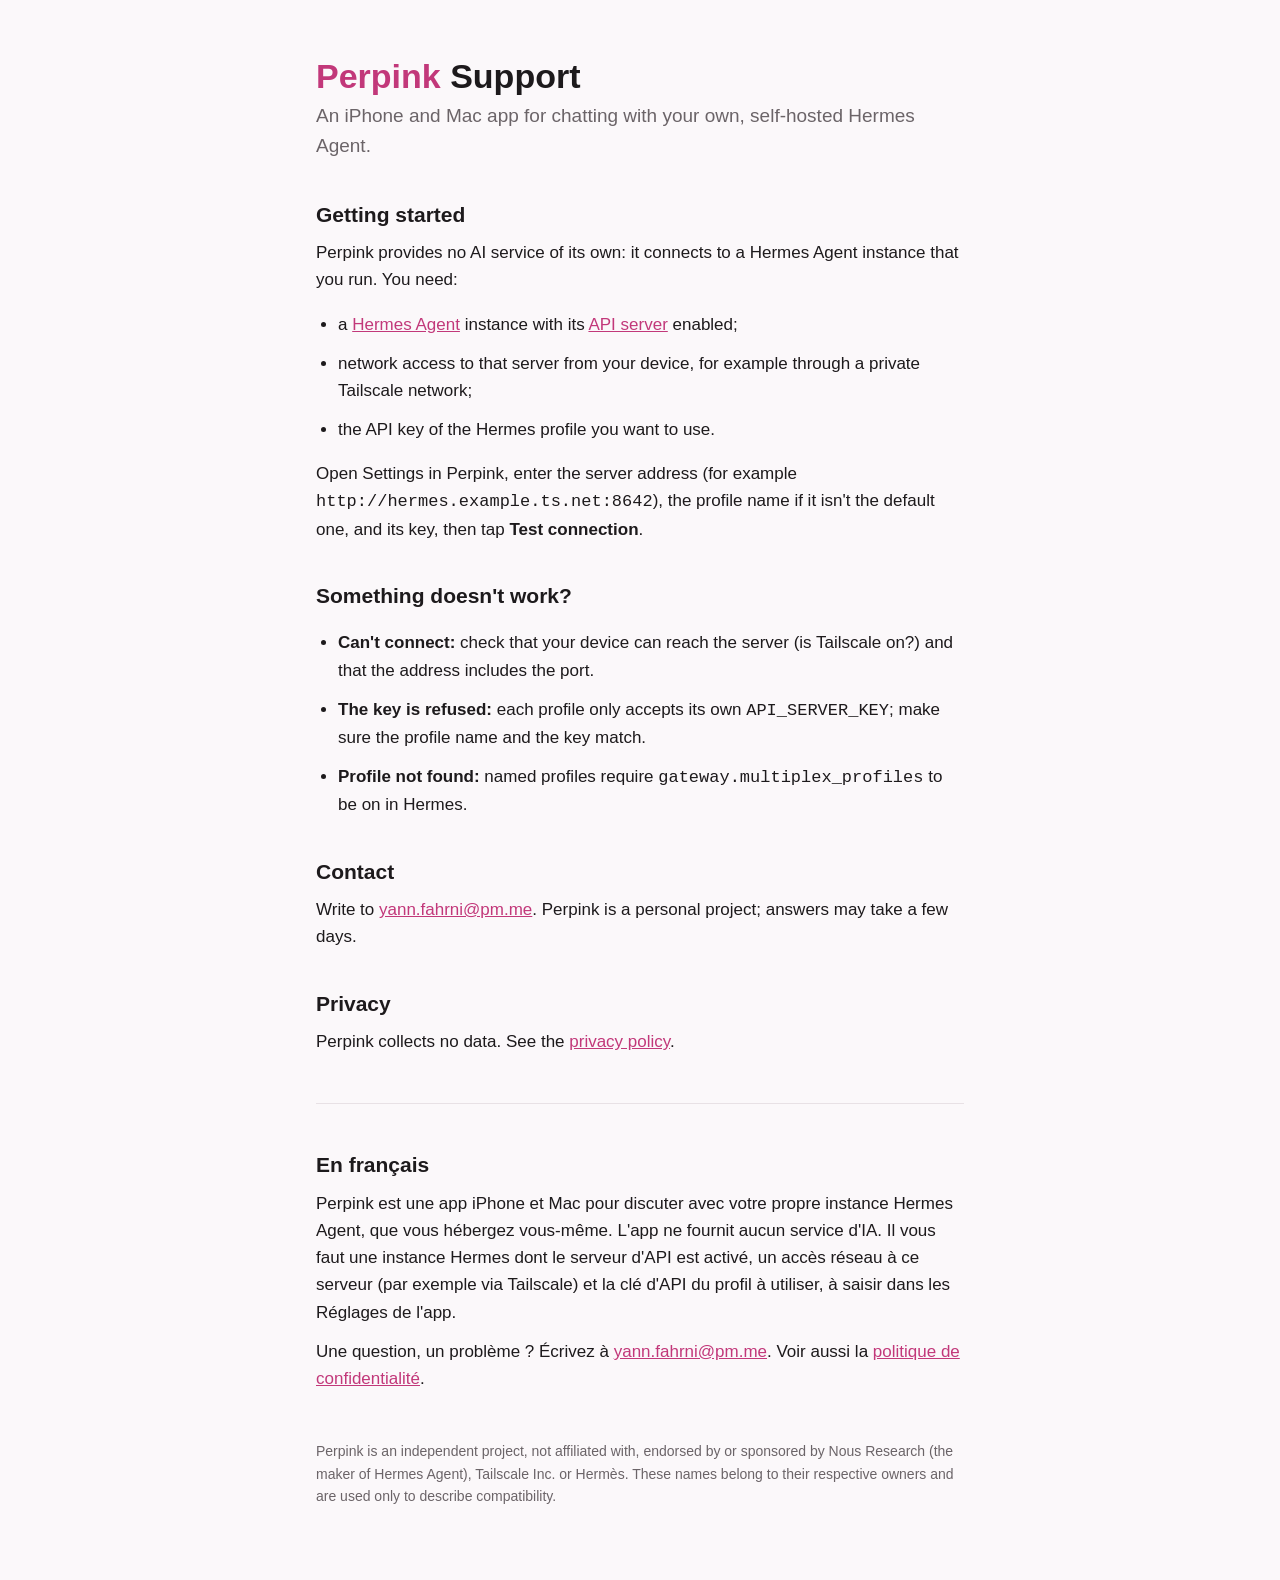
<file: AppStore/site/index.html>
<!doctype html>
<html lang="en">
<head>
<meta charset="utf-8">
<meta name="viewport" content="width=device-width, initial-scale=1">
<title>Perpink Support</title>
<link rel="stylesheet" href="style.css">
</head>
<body>
<main>
<header>
  <h1><span>Perpink</span> Support</h1>
  <p class="lead">An iPhone and Mac app for chatting with your own, self-hosted Hermes Agent.</p>
</header>

<h2>Getting started</h2>
<p>Perpink provides no AI service of its own: it connects to a Hermes Agent instance that you run. You need:</p>
<ul>
  <li>a <a href="https://hermes-agent.nousresearch.com/docs/">Hermes Agent</a> instance with its <a href="https://hermes-agent.nousresearch.com/docs/user-guide/features/api-server">API server</a> enabled;</li>
  <li>network access to that server from your device, for example through a private Tailscale network;</li>
  <li>the API key of the Hermes profile you want to use.</li>
</ul>
<p>Open Settings in Perpink, enter the server address (for example <code>http://hermes.example.ts.net:8642</code>), the profile name if it isn't the default one, and its key, then tap <strong>Test connection</strong>.</p>

<h2>Something doesn't work?</h2>
<ul>
  <li><strong>Can't connect:</strong> check that your device can reach the server (is Tailscale on?) and that the address includes the port.</li>
  <li><strong>The key is refused:</strong> each profile only accepts its own <code>API_SERVER_KEY</code>; make sure the profile name and the key match.</li>
  <li><strong>Profile not found:</strong> named profiles require <code>gateway.multiplex_profiles</code> to be on in Hermes.</li>
</ul>

<h2>Contact</h2>
<p>Write to <a href="mailto:yann.fahrni@pm.me">yann.fahrni@pm.me</a>. Perpink is a personal project; answers may take a few days.</p>

<h2>Privacy</h2>
<p>Perpink collects no data. See the <a href="privacy.html">privacy policy</a>.</p>

<section class="lang" lang="fr">
<h2>En français</h2>
<p>Perpink est une app iPhone et Mac pour discuter avec votre propre instance Hermes Agent, que vous hébergez vous-même. L'app ne fournit aucun service d'IA. Il vous faut une instance Hermes dont le serveur d'API est activé, un accès réseau à ce serveur (par exemple via Tailscale) et la clé d'API du profil à utiliser, à saisir dans les Réglages de l'app.</p>
<p>Une question, un problème ? Écrivez à <a href="mailto:yann.fahrni@pm.me">yann.fahrni@pm.me</a>. Voir aussi la <a href="privacy.html">politique de confidentialité</a>.</p>
</section>

<footer>
  <p>Perpink is an independent project, not affiliated with, endorsed by or sponsored by Nous Research (the maker of Hermes Agent), Tailscale Inc. or Hermès. These names belong to their respective owners and are used only to describe compatibility.</p>
</footer>
</main>
</body>
</html>
</file>
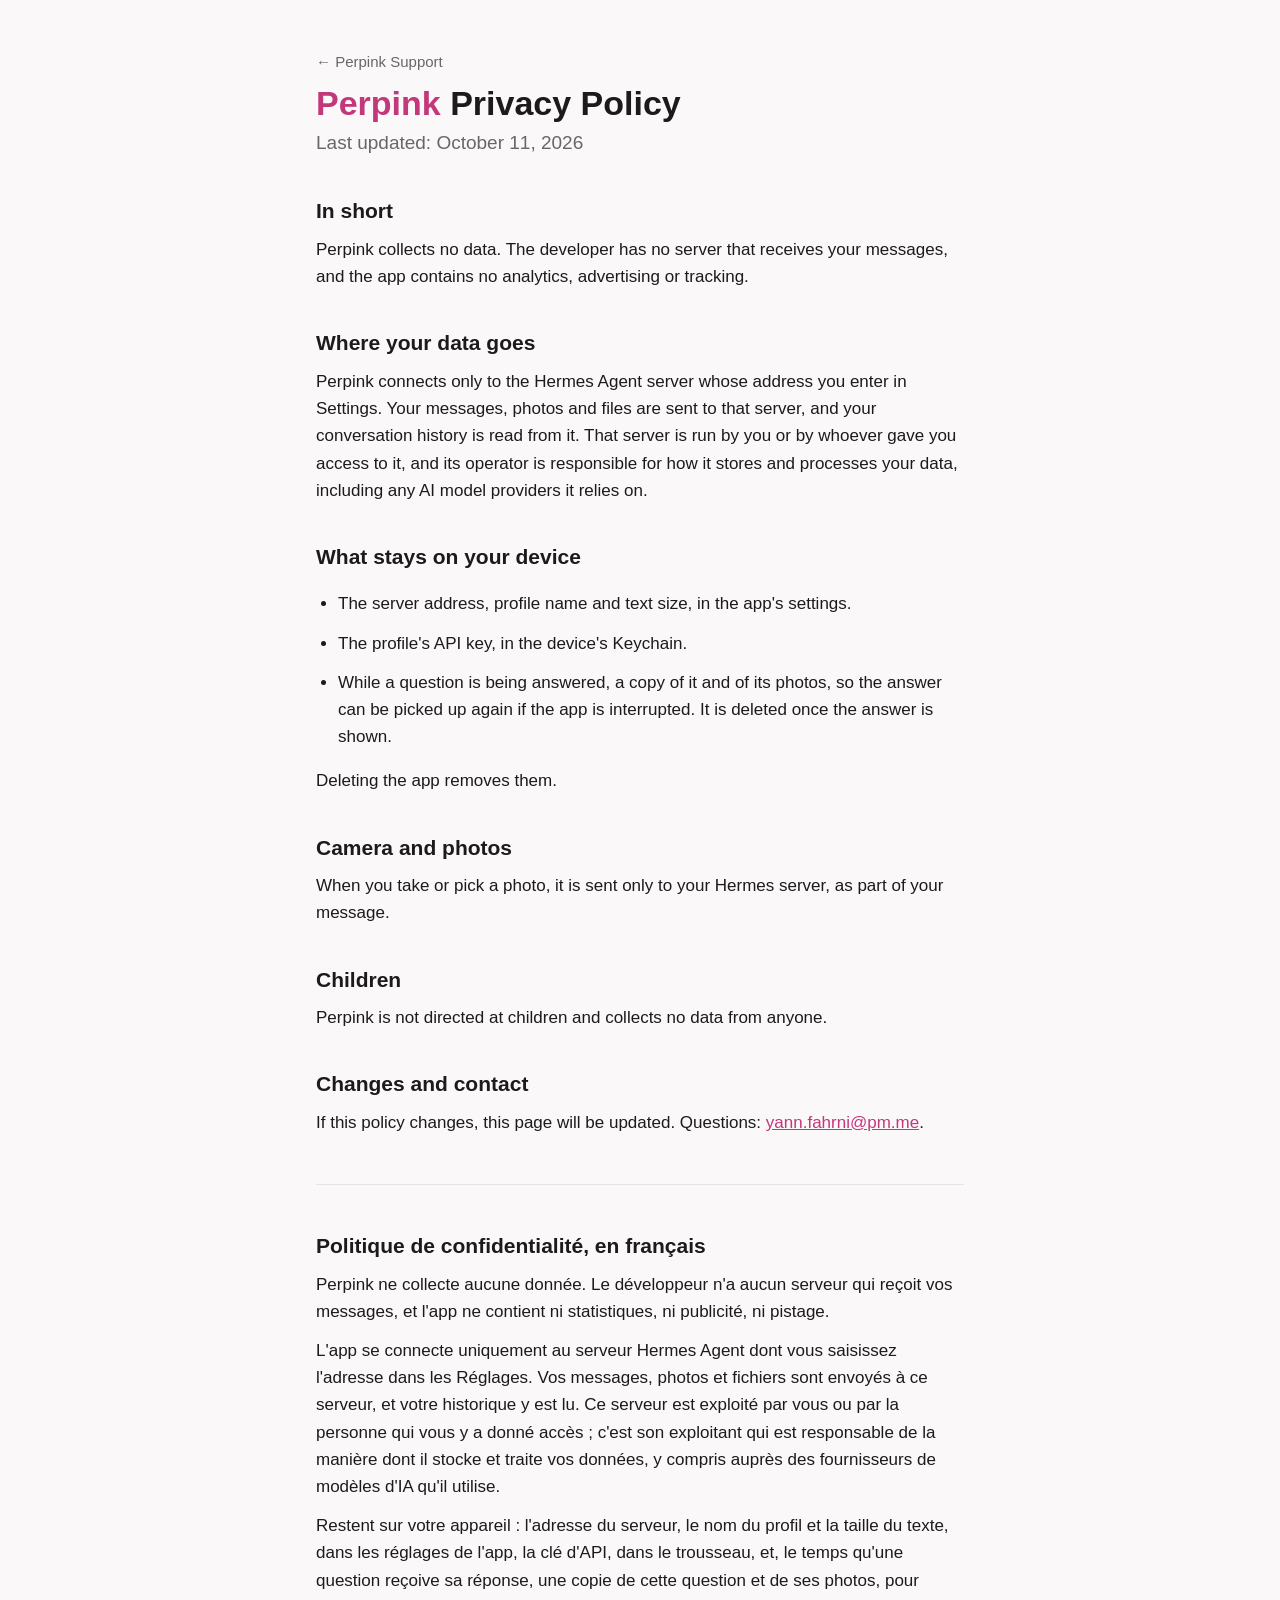
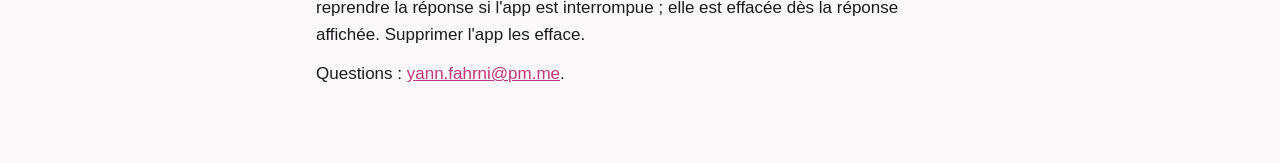
<file: AppStore/site/privacy.html>
<!doctype html>
<html lang="en">
<head>
<meta charset="utf-8">
<meta name="viewport" content="width=device-width, initial-scale=1">
<title>Perpink Privacy Policy</title>
<link rel="stylesheet" href="style.css">
</head>
<body>
<main>
<header>
  <a href="./">← Perpink Support</a>
  <h1><span>Perpink</span> Privacy Policy</h1>
  <p class="lead">Last updated: October 11, 2026</p>
</header>

<h2>In short</h2>
<p>Perpink collects no data. The developer has no server that receives your messages, and the app contains no analytics, advertising or tracking.</p>

<h2>Where your data goes</h2>
<p>Perpink connects only to the Hermes Agent server whose address you enter in Settings. Your messages, photos and files are sent to that server, and your conversation history is read from it. That server is run by you or by whoever gave you access to it, and its operator is responsible for how it stores and processes your data, including any AI model providers it relies on.</p>

<h2>What stays on your device</h2>
<ul>
  <li>The server address, profile name and text size, in the app's settings.</li>
  <li>The profile's API key, in the device's Keychain.</li>
  <li>While a question is being answered, a copy of it and of its photos, so the answer can be picked up again if the app is interrupted. It is deleted once the answer is shown.</li>
</ul>
<p>Deleting the app removes them.</p>

<h2>Camera and photos</h2>
<p>When you take or pick a photo, it is sent only to your Hermes server, as part of your message.</p>

<h2>Children</h2>
<p>Perpink is not directed at children and collects no data from anyone.</p>

<h2>Changes and contact</h2>
<p>If this policy changes, this page will be updated. Questions: <a href="mailto:yann.fahrni@pm.me">yann.fahrni@pm.me</a>.</p>

<section class="lang" lang="fr">
<h2>Politique de confidentialité, en français</h2>
<p>Perpink ne collecte aucune donnée. Le développeur n'a aucun serveur qui reçoit vos messages, et l'app ne contient ni statistiques, ni publicité, ni pistage.</p>
<p>L'app se connecte uniquement au serveur Hermes Agent dont vous saisissez l'adresse dans les Réglages. Vos messages, photos et fichiers sont envoyés à ce serveur, et votre historique y est lu. Ce serveur est exploité par vous ou par la personne qui vous y a donné accès ; c'est son exploitant qui est responsable de la manière dont il stocke et traite vos données, y compris auprès des fournisseurs de modèles d'IA qu'il utilise.</p>
<p>Restent sur votre appareil : l'adresse du serveur, le nom du profil et la taille du texte, dans les réglages de l'app, la clé d'API, dans le trousseau, et, le temps qu'une question reçoive sa réponse, une copie de cette question et de ses photos, pour reprendre la réponse si l'app est interrompue ; elle est effacée dès la réponse affichée. Supprimer l'app les efface.</p>
<p>Questions : <a href="mailto:yann.fahrni@pm.me">yann.fahrni@pm.me</a>.</p>
</section>
</main>
</body>
</html>
</file>
<file: AppStore/site/style.css>
:root {
  --bg: #fbf8fa; --text: #1d1a1c; --muted: #6b6468; --accent: #c2387a; --rule: #e8e1e5;
  color-scheme: light dark;
}
@media (prefers-color-scheme: dark) {
  :root { --bg: #161315; --text: #efe9ec; --muted: #a59ca1; --accent: #f07ab0; --rule: #2e282b; }
}
* { box-sizing: border-box; }
body {
  margin: 0; background: var(--bg); color: var(--text);
  font: 17px/1.6 -apple-system, BlinkMacSystemFont, "Segoe UI", Roboto, Helvetica, Arial, sans-serif;
}
main { max-width: 680px; margin: 0 auto; padding: 48px 16px 64px; }
header { margin-bottom: 32px; }
header a { color: var(--muted); text-decoration: none; font-size: 15px; }
h1 { font-size: 34px; line-height: 1.2; margin: 8px 0 4px; }
h1 span { color: var(--accent); }
h2 { font-size: 21px; margin: 36px 0 8px; }
p, li { margin: 0 0 12px; }
ul { padding-left: 22px; }
a { color: var(--accent); }
.lead { color: var(--muted); font-size: 19px; }
.lang { border-top: 1px solid var(--rule); margin-top: 48px; padding-top: 8px; }
footer { margin-top: 48px; color: var(--muted); font-size: 14px; }
</file>
